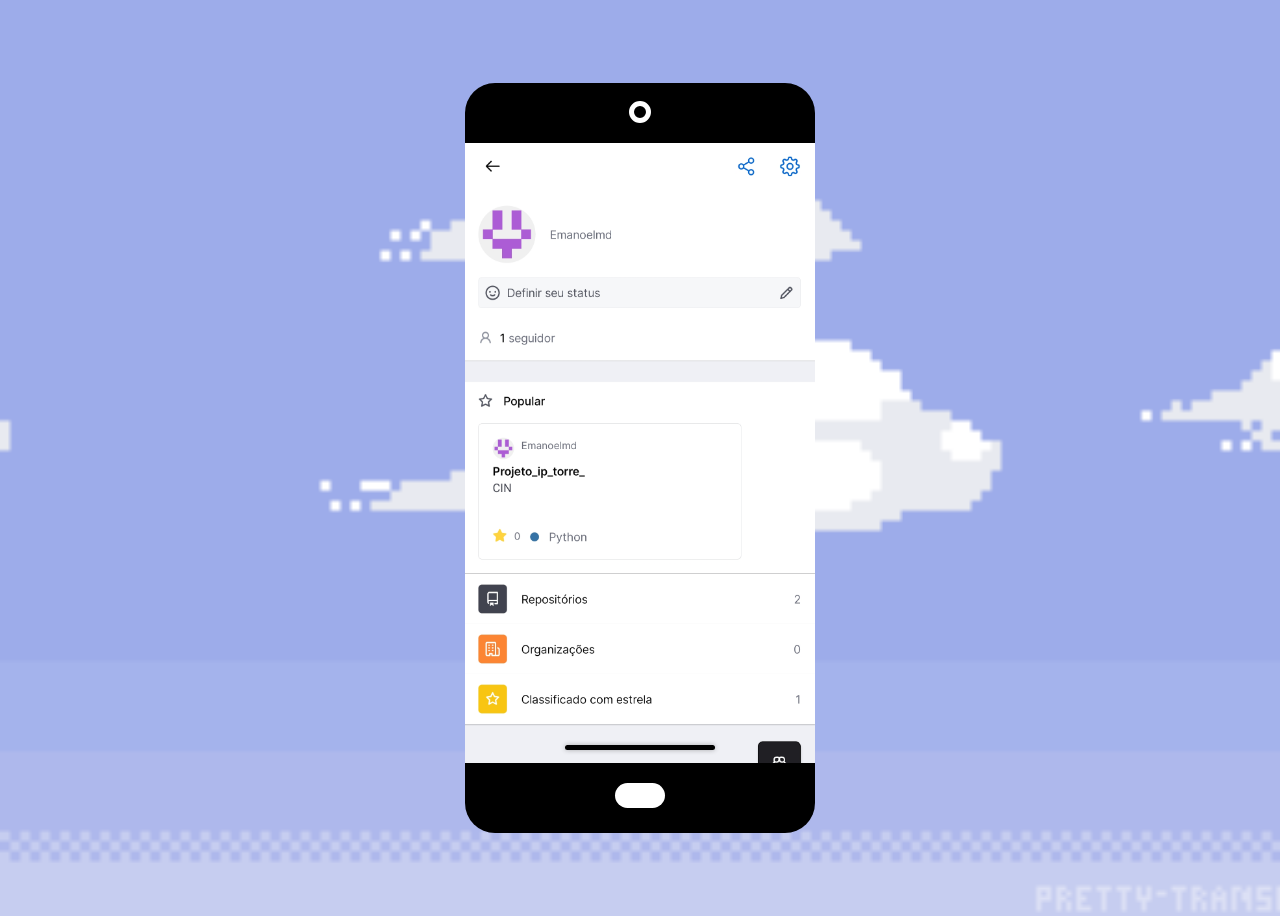
<file: github/index.html>
<!DOCTYPE html>
<html lang="pt-BR">
<head>
    <meta charset="UTF-8">
    <meta name="viewport" content="width=device-width, initial-scale=1.0">
    <title>Celular de Emanoel</title>
    <link rel="stylesheet" href="style.css">
</head>
<body>
    <main> 
        <div class="elemento-camera"></div>
        <div class="elemento-tela"><a href="../main/index.html"><div class="botao-home" link></div></a></div>
        <div class="elemento-botao"></div>
    </main> 
</body>
</html>
</file>
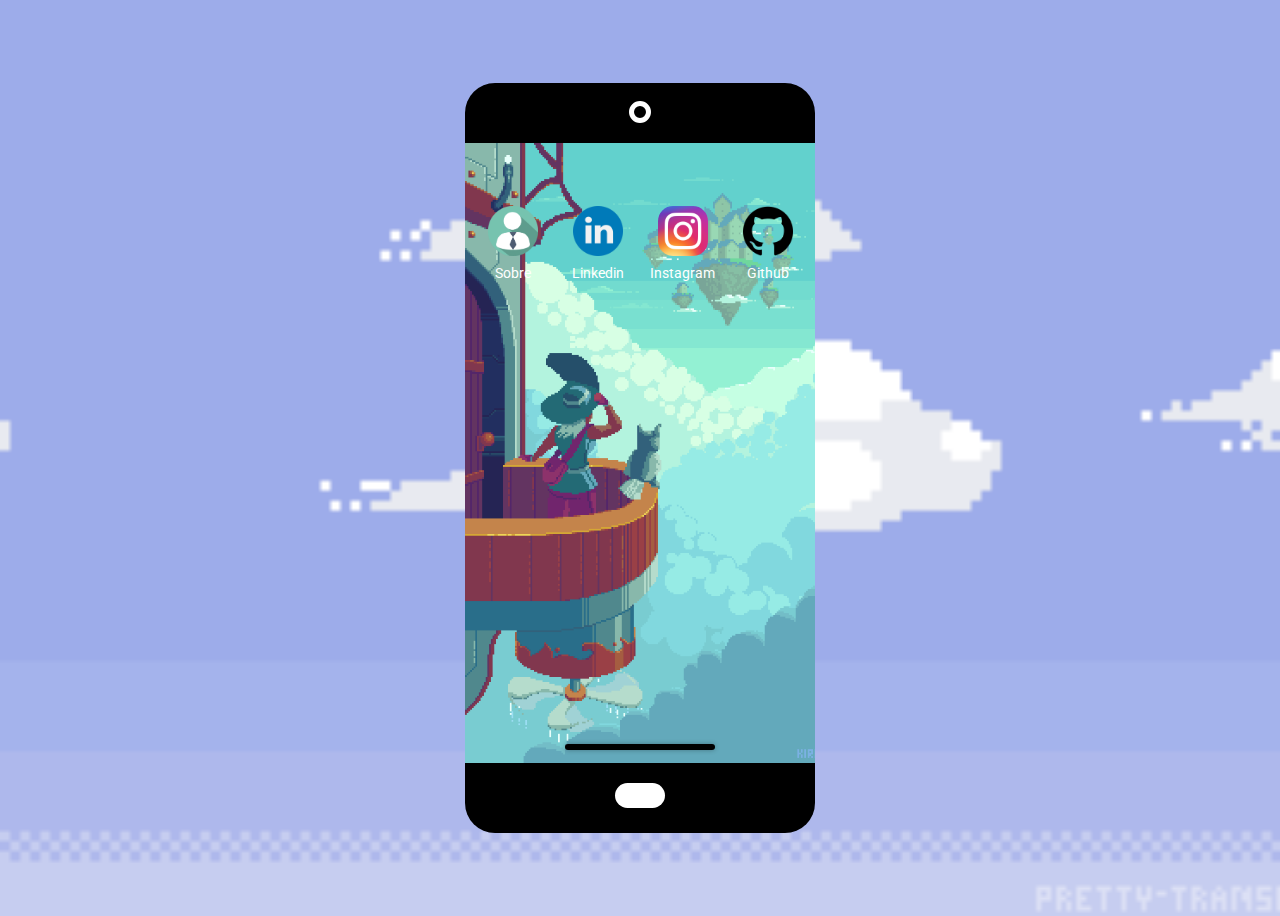
<file: main/index.html>
<!DOCTYPE html>
<html lang="pt-BR">
<head>
    <meta charset="UTF-8">
    <meta name="viewport" content="width=device-width, initial-scale=1.0">
    <title>Celular de Emanoel</title>
    <link rel="stylesheet" href="style.css">
</head>
<body>
    <main> 
        <div class="elemento-camera"></div>
        <div class="elemento-tela">
            <div class="aplicativos">
                <a href="../sobre-mim/index.html"><div class="app sobre-mim"><div class="nome-app">Sobre</div></div></a>
                <a href="../linkedin/index.html"><div class="app linkedin"><div class="nome-app">Linkedin</div></div></a>
                <a href="../instagram/index.html"><div class="app instagram"><div class="nome-app">Instagram</div></div></a>
                <a href="../github/index.html"><div class="app github"><div class="nome-app">Github</div></div></a>
            </div>
            <a href="#"><div class="botao-home" link></div></a>
        </div>
        <div class="elemento-botao"></div>
    </main> 
</body>
</html>
</file>
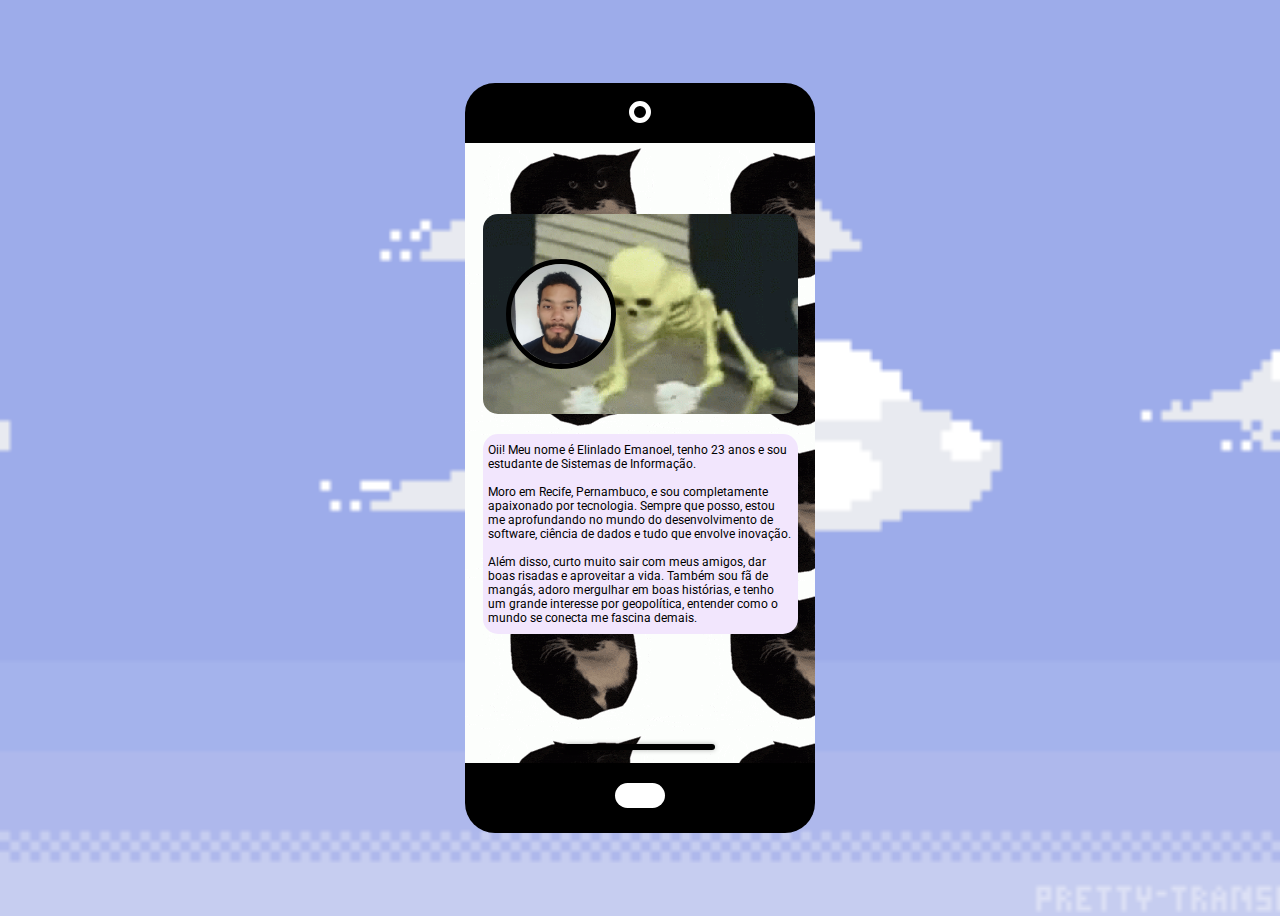
<file: sobre-mim/index.html>
<!DOCTYPE html>
<html lang="pt-BR">
<head>
    <meta charset="UTF-8">
    <meta name="viewport" content="width=device-width, initial-scale=1.0">
    <title>Celular de Emanoel</title>
    <link rel="stylesheet" href="style.css">
</head>
<body>
    <main> 
        <div class="elemento-camera"></div>
        <div class="elemento-tela">
            <div class="cards">
                <div class="card-um">
                    <img src="../Elementos/sobre-mim-foto.png" alt="">
                </div>
                <div class="card-dois">
                    <p>Oii! Meu nome é Elinlado Emanoel, tenho 23 anos e sou estudante de Sistemas de Informação.<br><br>Moro em Recife, Pernambuco, e sou completamente apaixonado por tecnologia. Sempre que posso, estou me aprofundando no mundo do desenvolvimento de software, ciência de dados e tudo que envolve inovação.<br><br>Além disso, curto muito sair com meus amigos, dar boas risadas e aproveitar a vida. Também sou fã de mangás, adoro mergulhar em boas histórias, e tenho um grande interesse por geopolítica, entender como o mundo se conecta me fascina demais.</p>
                </div>
            </div>
            
            <a href="../main/index.html"><div class="botao-home" link></div></a></div>
        <div class="elemento-botao"></div>
    </main> 
</body>
</html>
</file>
<file: github/style.css>
@import url('https://fonts.googleapis.com/css2?family=Roboto:ital,wght@0,100..900;1,100..900&display=swap');

/* Estrutura do celular */

body{
    height: 100vh;
    background-image: url(../Elementos/background.gif);
    background-size: cover;
    display: flex;
    justify-content: center;
    align-items: center;
    font-family: 'roboto', sans-serif;
}

main {
    width: 350px;
    height: 750px;
    background-color: #000000;
    display: flex;
    flex-direction: column;
    align-items: center;
    gap: 20px;
    border-radius: 30px;
}

.elemento-camera{
    width: 12px;
    height: 12px;
    background-color: #000000;
    border-radius: 100%;
    border-color: #ffffff;
    border-width: 5px;
    border-style: solid;
    margin: 18px 0px 0px 0px;
}

.elemento-tela {
    width: 100%;
    height: 620px;
    background-image: url(../Elementos/tela-github.png);
    background-size: cover;
    display: flex;
    justify-content: center;
    align-items: end;
}

.botao-home{
    width: 150px;
    height: 5px;
    background-color: #000000;
    box-shadow: 0 0 5px 0 rgba( 0, 0, 0, 0.3);
    border-radius: 16px;
    margin: 0 0 13px 0;
}

.botao-home:hover {
    width: 150px;
    height: 7px;
    border-radius: 16px;
    cursor: pointer;
}

.elemento-botao {
    width: 50px;
    height: 25px;
    background-color: #ffffff;
    border-radius: 25px;
}
</file>
<file: main/style.css>
@import url('https://fonts.googleapis.com/css2?family=Roboto:ital,wght@0,100..900;1,100..900&display=swap');

/* Estrutura do celular */

body{
    height: 100vh;
    background-image: url(../Elementos/background.gif);
    background-size: cover;
    display: flex;
    justify-content: center;
    align-items: center;
    font-family: 'roboto', sans-serif;
}

main {
    width: 350px;
    height: 750px;
    background-color: #000000;
    display: flex;
    flex-direction: column;
    align-items: center;
    gap: 20px;
    border-radius: 30px;
}

.elemento-camera{
    width: 12px;
    height: 12px;
    background-color: #000000;
    border-radius: 100%;
    border-color: #ffffff;
    border-width: 5px;
    border-style: solid;
    margin: 18px 0px 0px 0px;
}

.elemento-tela {
    width: 100%;
    height: 620px;
    background-image: url(../Elementos/main-wallpaper.gif);
    background-size: cover;
    display: flex;
    justify-content: center;
    align-items: center;
    flex-direction: column;
    gap: 488px;
}

.elemento-tela .aplicativos {
    width: 100%;
    height: 100px;
    border-radius: 15px;
    gap: 35px;
    display: flex;
    justify-content: center;
    align-items: center;
}

.elemento-tela .botao-home{
    width: 150px;
    height: 5.5px;
    box-shadow: 0 0 5px 0 rgba( 0, 0, 0, 0.3);
    background-color: #000000;
    border-radius: 16px;
}

.elemento-tela .botao-home:hover {
    transition: 0.1s;
    cursor: pointer;
    height: 7px;
}

.elemento-botao {
    width: 50px;
    height: 25px;
    background-color: #ffffff;
    border-radius: 25px;
}

/* Aplicativos */

.elemento-tela .app {
    width: 50px;
    height: 50px;
    border-radius: 15px;
    margin: 50px 0px 0px 0px;
    cursor: pointer;
    display: flex;
}

.elemento-tela .app:hover {
    width: 52px;
    height: 52px;
    transition: 0.1s;
}

.elemento-tela .sobre-mim {
    background-image: url(../Elementos/icon-sobre_mim.png);
    background-size: cover;
    width: 50px;
    height: 50px;
    display: flex;
    justify-content: center;
    align-items: center;
    position: relative;
}

.elemento-tela .linkedin {
    background-image: url(../Elementos/icon-linkedin.png);
    background-size: cover;
    width: 50px; 
    height: 50px;
    display: flex;
    justify-content: center;
    align-items: center;
    position: relative;
}

.elemento-tela .instagram {
    background-image: url(../Elementos/icon-instagram.png);
    background-size: cover;
    width: 50px;
    height: 50px;
    display: flex;
    justify-content: center;
    align-items: center;
    position: relative;
}

.elemento-tela .github {
    background-image: url(../Elementos/icon-github.png);
    background-size: cover;
    width: 50px;
    height: 50px;
    display: flex;
    justify-content: center;
    align-items: center;
    position: relative;
}

.nome-app {
    color: #ffffff;
    font-size: 14px;
    position: absolute;
    bottom: -25px;
}
</file>
<file: sobre-mim/style.css>
@import url('https://fonts.googleapis.com/css2?family=Roboto:ital,wght@0,100..900;1,100..900&display=swap');

/* Estrutura do celular */

body{
    height: 100vh;
    background-image: url(../Elementos/background.gif);
    background-size: cover;
    display: flex;
    justify-content: center;
    align-items: center;
    font-family: 'roboto', sans-serif;
}

.lacuna{
    width: 50px;
    height: 50px;
}

main {
    width: 350px;
    height: 750px;
    background-color: #000000;
    display: flex;
    flex-direction: column;
    align-items: center;
    gap: 20px;
    border-radius: 30px;
}

.elemento-camera{
    width: 12px;
    height: 12px;
    background-color: #000000;
    border-radius: 100%;
    border-color: #ffffff;
    border-width: 5px;
    border-style: solid;
    margin: 18px 0px 0px 0px;
}

.elemento-tela {
    width: 100%;
    height: 620px;
    background-image: url(../Elementos/sobre-mim-background.gif);    display: flex;
    justify-content: center;
    align-items: center;
    flex-direction: column;
    gap: 100px;
}

.botao-home{
    width: 150px;
    height: 6px;
    background-color: #000000;
    box-shadow: 0 0 5px 0 rgba( 0, 0, 0, 0.3);
    border-radius: 16px;
    margin: 0 0 13px 0;
}

.botao-home:hover {
    width: 150px;
    height: 7px;
    border-radius: 16px;
    cursor: pointer;
}

.elemento-botao {
    width: 50px;
    height: 25px;
    background-color: #ffffff;
    border-radius: 25px;
}

.cards{
    width: 100%;
    height: 500px;
    display: flex;
    justify-content: center;
    align-items: center;
    flex-direction: column;
    gap: 20px;
    margin: 60px 0 0 0;
}

.card-um {
    background-image: url(../Elementos/sobre-mim-background-foto.gif);
    background-size: cover;
    width: 90%;
    height: 200px;
    border-radius: 15px;
    background-color: #F2E6FD;
    display: flex;
    justify-content: center;
    align-items: center;
}

.card-um img{
    width: 100px;
    height: 100px;
    border-radius: 50%;
    border-width: 5px;
    border-color: #000000;
    border-style: solid;
    margin-right: 50%;
}

.card-dois {
    width: 90%;
    height: 200px;
    border-radius: 15px;
    background-color: #F2E6FD;
    display: flex;
    justify-content: center;
    align-items: center;
}

.card-dois p{
    margin: 5px 5px 5px 5px;
    font-size: 12px;
}
</file>
